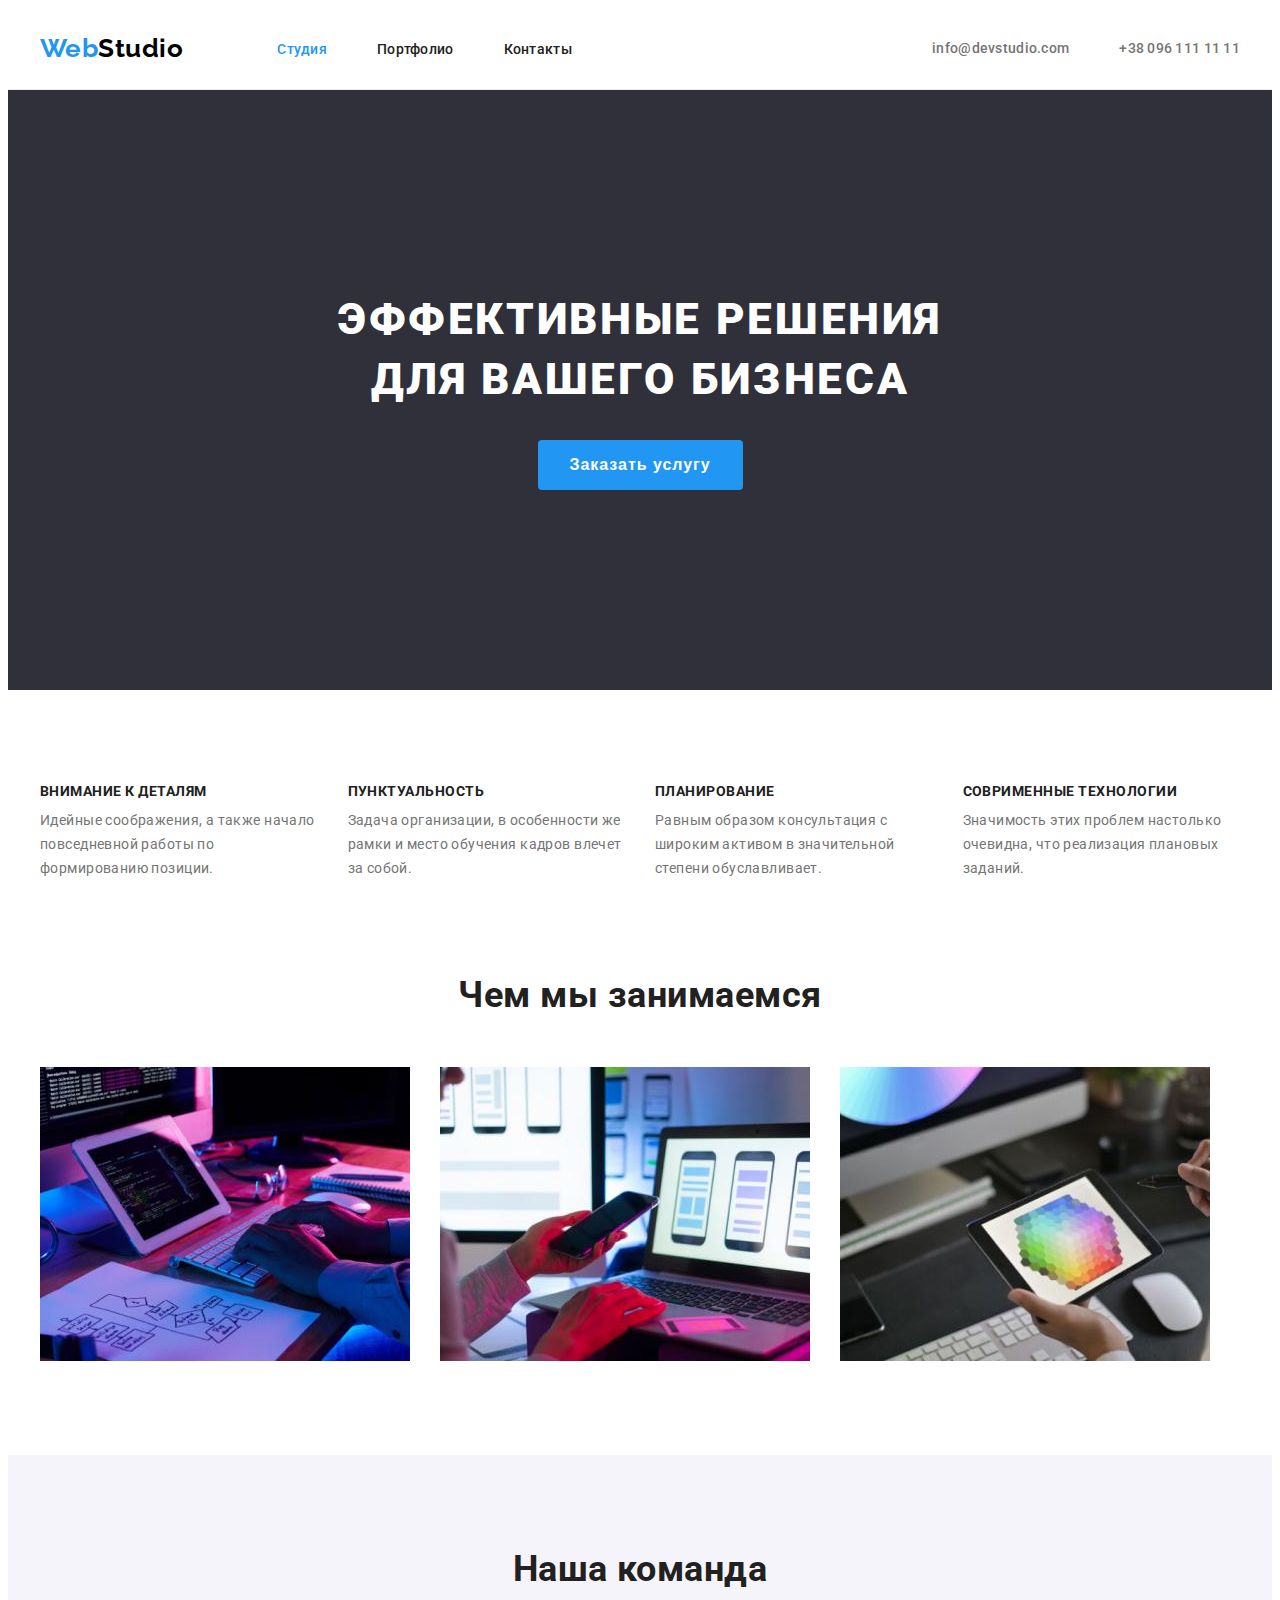
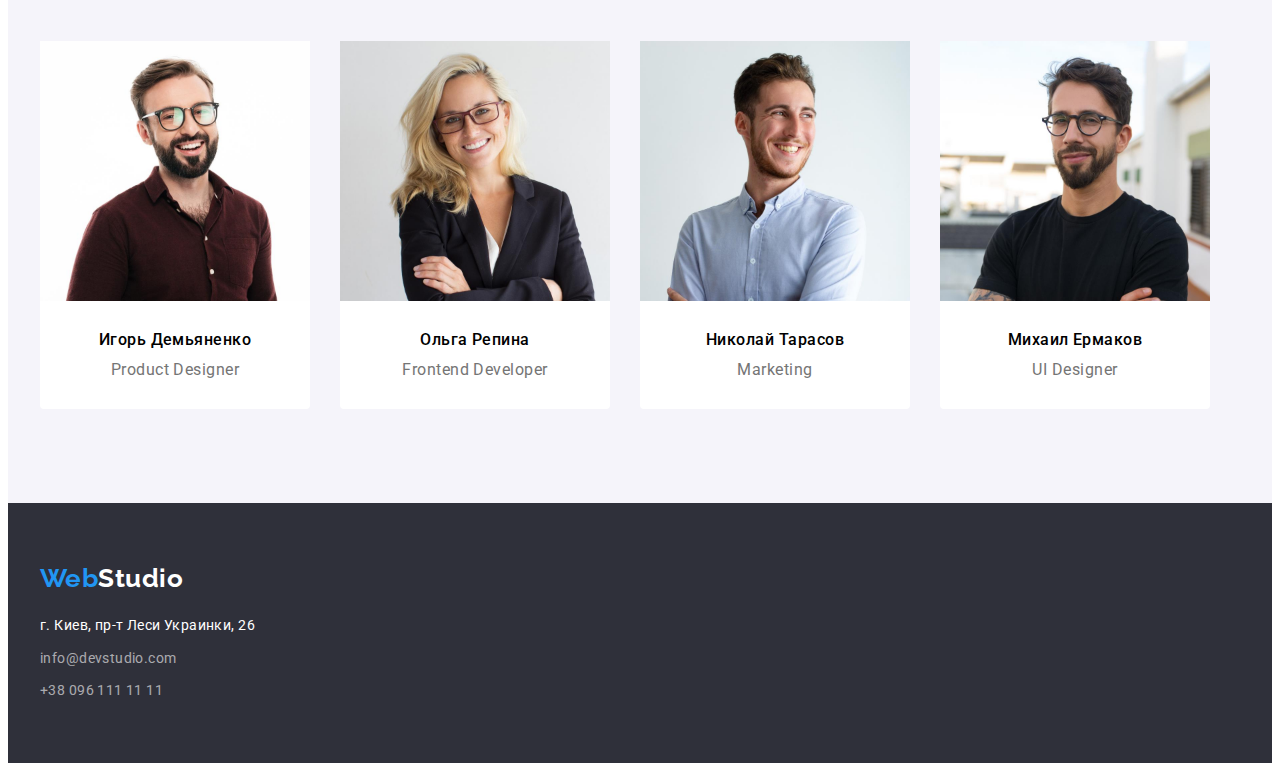
<file: index.html>
<!DOCTYPE html>
<html lang="ru">

<head>
  <meta charset="UTF-8" />
  <meta http-equiv="X-UA-Compatible" content="IE=edge" />
  <meta name="viewport" content="width=device-width, initial-scale=1.0" />
  <link rel="preconnect" href="https://fonts.googleapis.com">
  <link rel="preconnect" href="https://fonts.gstatic.com" crossorigin>
  <link href="https://fonts.googleapis.com/css2?family=Raleway:wght@700&family=Roboto:wght@400;500;700;900&display=swap"
    rel="stylesheet">
  <link rel="stylesheet" href="https://cdnjs.cloudflare.com/ajax/libs/modern-normalize/1.1.0/modern-normalize.min.css"
    integrity="sha512-wpPYUAdjBVSE4KJnH1VR1HeZfpl1ub8YT/NKx4PuQ5NmX2tKuGu6U/JRp5y+Y8XG2tV+wKQpNHVUX03MfMFn9Q=="
    crossorigin="anonymous" referrerpolicy="no-referrer" />
  <link rel="stylesheet" href="./css/styles.css" />
  <title>WebStudio</title>
</head>

<body>
  <!-- Шапка страницы -->
  <header class="header">
    <div class="container header-navigation">
      <a href="./index.html" class="logo">Web<samp class="logo-header">Studio</samp></a>
      <!-- Навигация на другие страницы -->
      <nav>
        <ul class="navigation">
          <li class="item"><a href="./index.html" class="link current">Студия</a></li>
          <li class="item"><a href="./portfolio.html" class="link">Портфолио</a></li>
          <li class="item"><a href="" class="link">Контакты</a></li>
        </ul>
      </nav>
      <ul class="contact">
        <li class="contacto"><a href="mailto:info@devstudio.com" class="link-cont">info@devstudio.com</a></li>
        <li class="contacto"><a href="tel:+380961111111" class="link-cont">+38 096 111 11 11</a></li>
      </ul>
    </div>
  </header>
  <!-- секция 1 -->
  <main>
    <section class="hero">
      <div class="container">
        <h1 class="hero-text">
          Эффективные решения <br />
          для вашего бизнеса
        </h1>
        <button type="button" class="button">Заказать услугу</button>
      </div>
    </section>
    <!-- секция 2 -->
    <section class="section">
      <div class="container">
        <h2 hidden>Наши преимущества</h2>
        <ul class="benefits list">
          <li class="benefits-item">
            <h3 class="benefits-title">ВНИМАНИЕ К ДЕТАЛЯМ</h3>
            <p class="benefits-title-text">
              Идейные соображения, а также начало повседневной работы по
              формированию позиции.
            </p>
          </li>
          <li class="benefits-item">
            <h3 class="benefits-title">ПУНКТУАЛЬНОСТЬ</h3>
            <p class="benefits-title-text">
              Задача организации, в особенности же рамки и место обучения кадров
              влечет за собой.
            </p>
          </li>
          <li class="benefits-item">
            <h3 class="benefits-title">ПЛАНИРОВАНИЕ</h3>
            <p class="benefits-title-text">
              Равным образом консультация с широким активом в значительной
              степени обуславливает.
            </p>
          </li>
          <li class="benefits-item">
            <h3 class="benefits-title">СОВРИМЕННЫЕ ТЕХНОЛОГИИ</h3>
            <p class="benefits-title-text">
              Значимость этих проблем настолько очевидна, что реализация
              плановых заданий.
            </p>
          </li>
        </ul>
      </div>
    </section>
    <!-- секция 3 -->
    <section class="work">
      <div class="container">
        <h2 class="section-title-work">Чем мы занимаемся</h2>
        <ul class="work-list list">
          <li class="wokr-item">
            <img src="./images/box_1.jpg" alt="набираем на клавиатуре" width="370" height="294" />
          </li>
          <li class="wokr-item">
            <img src="./images/box_2.jpg" alt="набираем на телефоне" width="370" height="294" />
          </li>
          <li class="wokr-item">
            <img src="./images/box_3.jpg" alt="набираем на планшете" width="370" height="294" />
          </li>
        </ul>
      </div>
    </section>
    <!-- секция 4 -->
    <section class="section team">
      <div class="container">
        <h2 class="section-title-team">Наша команда</h2>
        <ul class="team-list list">
          <li class="card">
            <img class="img" src="./images/img_1.jpg" alt="Игорь Демьяненко" width="270" height="260" />
            <div class="card-centri">
              <h3 class="section-title">Игорь Демьяненко</h3>
              <p class="profethion" lang="en">Product Designer</p>
            </div>
          </li>
          <li class="card">
            <img class="img" src="./images/img_2.jpg" alt="Ольга Репина" width="270" height="260" />
            <div class="card-centri">
              <h3 class="section-title">Ольга Репина</h3>
              <p class="profethion" lang="en">Frontend Developer</p>
            </div>
          </li>
          <li class="card">
            <img class="img" src="./images/img_3.jpg" alt="Николай Тарасов" width="270" height="260" />
            <div class="card-centri">
              <h3 class="section-title">Николай Тарасов</h3>
              <p class="profethion" lang="en">Marketing</p>
            </div>
          </li>
          <li class="card">
            <img class="img" src="./images/img_4.jpg" alt="Михаил Ермаков" width="270" height="260" />
            <div class="card-centri">
              <h3 class="section-title">Михаил Ермаков</h3>
              <p class="profethion" lang="en">UI Designer</p>
            </div>
          </li>
        </ul>
      </div>
    </section>
  </main>
  <footer class="footer-color">
    <div class="container">
      <a href="./index.html" class="logo-titel logo">Web<samp class="logo-footer">Studio</samp></a>
      <address>
        <p class="address address-footer">г. Киев, пр-т Леси Украинки, 26</p>
        <ul class="address-list list">
          <li class="address-item"><a href="mailto:info@devstudio.com" class="address-contact">info@devstudio.com</a>
          </li>
          <li><a href="tel:+380961111111" class="address-contact">+38 096 111 11 11</a></li>
        </ul>
      </address>
    </div>
  </footer>
</body>

</html>
</file>
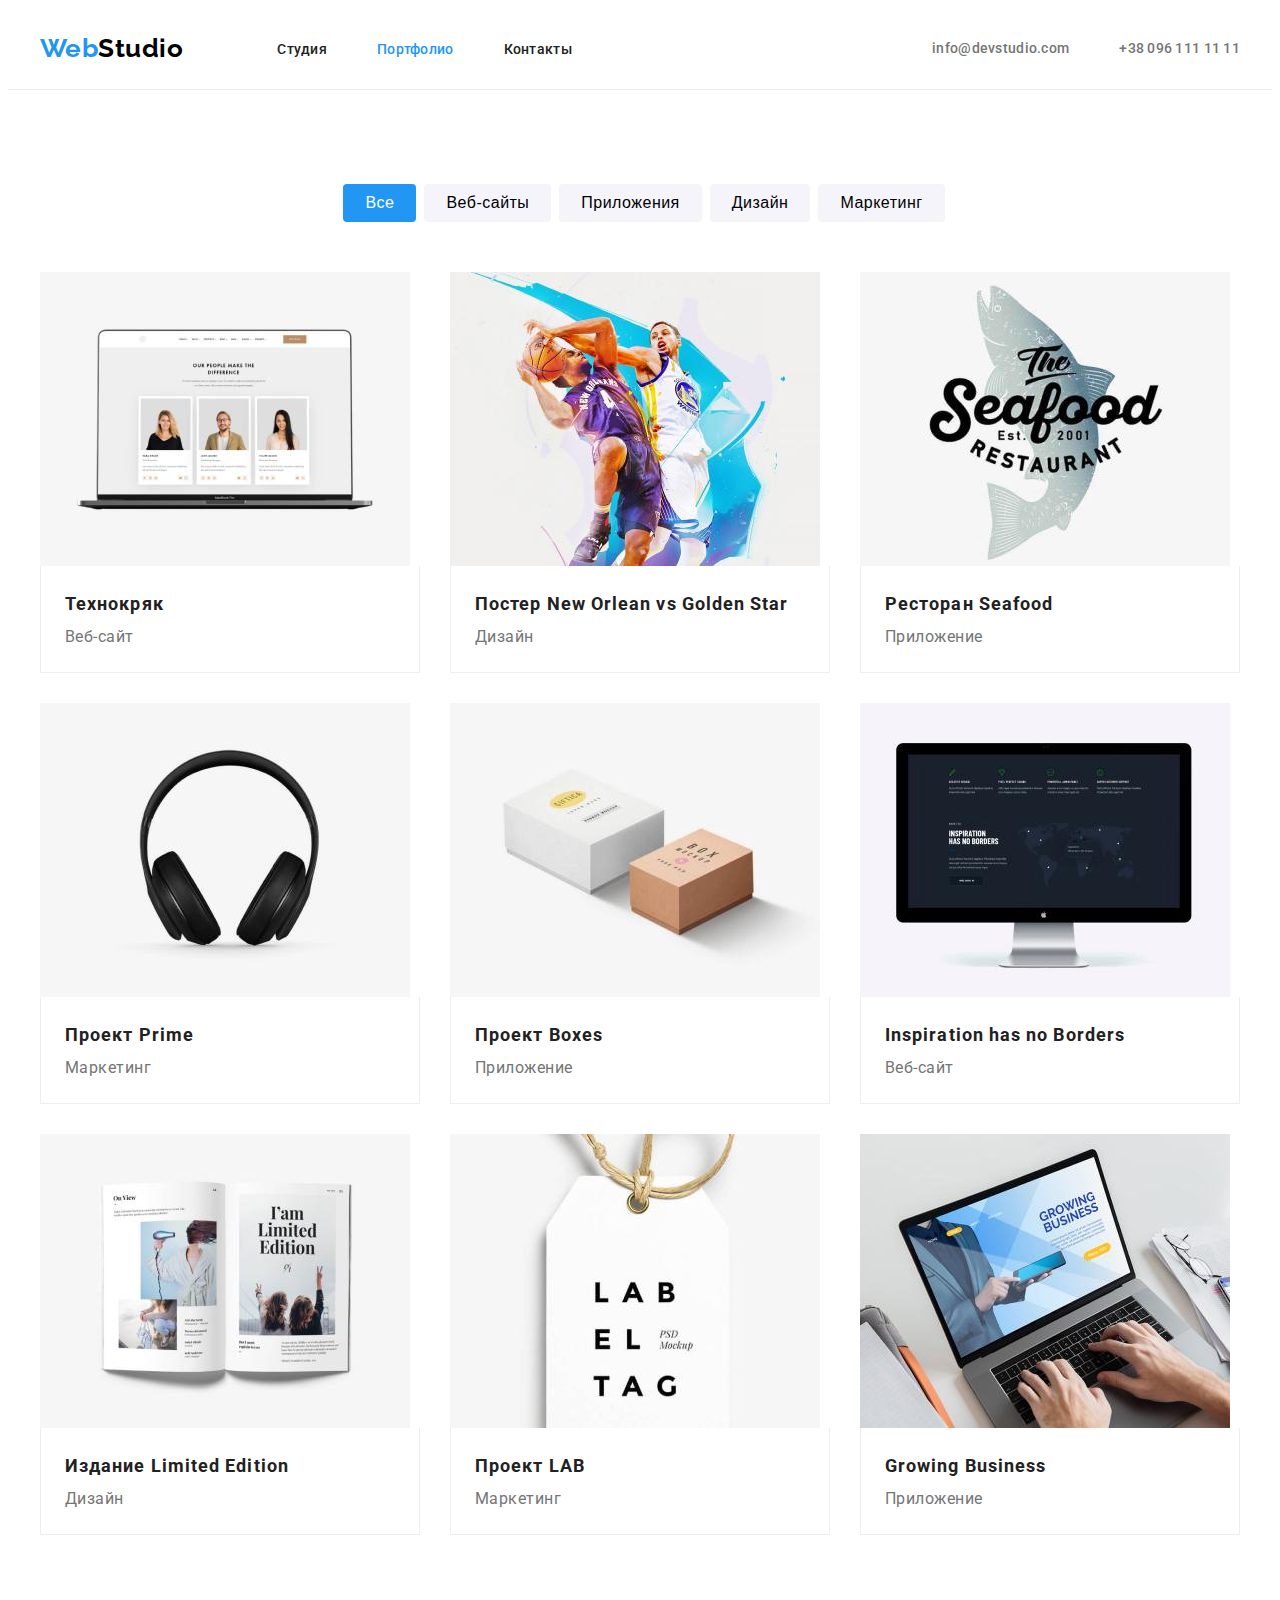
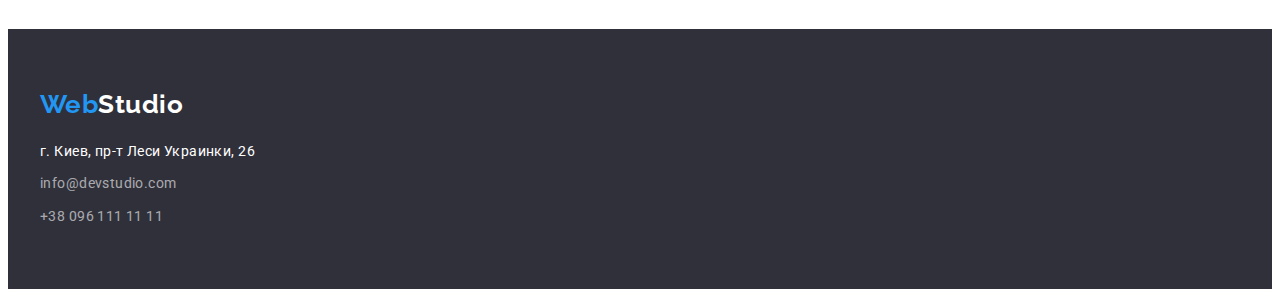
<file: portfolio.html>
<!DOCTYPE html>
<html lang="en">

<head>
  <meta charset="UTF-8" />
  <meta http-equiv="X-UA-Compatible" content="IE=edge" />
  <meta name="viewport" content="width=device-width, initial-scale=1.0" />
  <link rel="preconnect" href="https://fonts.googleapis.com">
  <link rel="preconnect" href="https://fonts.gstatic.com" crossorigin>
  <link href="https://fonts.googleapis.com/css2?family=Raleway:wght@700&family=Roboto:wght@400;500;700;900&display=swap"
    rel="stylesheet">
  <link rel="stylesheet" href="https://cdnjs.cloudflare.com/ajax/libs/modern-normalize/1.1.0/modern-normalize.min.css"
    integrity="sha512-wpPYUAdjBVSE4KJnH1VR1HeZfpl1ub8YT/NKx4PuQ5NmX2tKuGu6U/JRp5y+Y8XG2tV+wKQpNHVUX03MfMFn9Q=="
    crossorigin="anonymous" referrerpolicy="no-referrer" />
  <link rel="stylesheet" href="./css/styles.css" />
  <title>Document</title>
</head>

<body>
  <!-- Шапка страницы -->
  <header class="header">
    <div class="container header-navigation">
      <a href="./index.html" class="logo">Web<samp class="logo-header">Studio</samp></a>
      <!-- Навигация на другие страницы -->
      <nav>
        <ul class="navigation">
          <li class="item"><a href="./index.html" class="link">Студия</a></li>
          <li class="item"><a href="./portfolio.html" class="link current">Портфолио</a></li>
          <li class="item"><a href="" class="link">Контакты</a></li>
        </ul>
      </nav>
      <ul class="contact">
        <li class="contacto"><a href="mailto:info@devstudio.com" class="link-cont">info@devstudio.com</a></li>
        <li class="contacto"><a href="tel:+380961111111" class="link-cont">+38 096 111 11 11</a></li>
      </ul>
    </div>
  </header>
  <main>
    <section class="section">
      <div class="container">
        <h1 hidden>Portfolio</h1>
        <ul class="nav list">
          <li class="nav-item"><button type="button" class="nav-button current">Все</button></li>
          <li class="nav-item"><button type="button" class="nav-button">Веб-сайты</button></li>
          <li class="nav-item"><button type="button" class="nav-button">Приложения</button></li>
          <li class="nav-item"><button type="button" class="nav-button">Дизайн</button></li>
          <li class="nav-item"><button type="button" class="nav-button">Маркетинг</button></li>
        </ul>
        <ul class="tabl list">
          <li class="tabl-item">
            <img src="./images/img1.jpg" alt="ноутбук">
            <div class="tabl-box">
              <h2 class=" text-foto">Технокряк</h2>
              <p class="tabl-text">Веб-сайт</p>
            </div>
          </li>
          <li class="tabl-item">
            <img src="./images/img2.jpg" alt="бросают мяч">
            <div class="tabl-box">
              <h2 class=" text-foto">Постер New Orlean vs Golden Star</h2>
              <p class="tabl-text">Дизайн</p>
            </div>
          </li>
          <li class="tabl-item">
            <img src="./images/img3.jpg" alt="вывеска ресторана">
            <div class="tabl-box">
              <h2 class=" text-foto">Ресторан Seafood</h2>
              <p class="tabl-text">Приложение</p>
            </div>
          </li>
          <li class="tabl-item">
            <img src="./images/img4.jpg" alt="наушники">
            <div class="tabl-box">
              <h2 class=" text-foto">Проект Prime</h2>
              <p class="tabl-text">Маркетинг</p>
            </div>
          </li>
          <li class="tabl-item">
            <img src="./images/img5.jpg" alt="две коробки">
            <div class="tabl-box">
              <h2 class=" text-foto">Проект Boxes</h2>
              <p class="tabl-text">Приложение</p>
            </div>
          </li>
          <li class="tabl-item">
            <img src="./images/img6.jpg" alt="монитор">
            <div class="tabl-box">
              <h2 class=" text-foto">Inspiration has no Borders</h2>
              <p class="tabl-text">Веб-сайт</p>
            </div>
          </li>
          <li class="tabl-item">
            <img src="./images/img7.jpg" alt="журнал">
            <div class="tabl-box">
              <h2 class=" text-foto">Издание Limited Edition</h2>
              <p class="tabl-text">Дизайн</p>
            </div>
          </li>
          <li class="tabl-item">
            <img src="./images/img8.jpg" alt="бирка">
            <div class="tabl-box">
              <h2 class=" text-foto">Проект LAB</h2>
              <p class="tabl-text">Маркетинг</p>
            </div>
          </li>
          <li class="tabl-item">
            <img src="./images/img9.jpg" alt="печатают на клавиатуре">
            <div class="tabl-box">
              <h2 class=" text-foto">Growing Business</h2>
              <p class="tabl-text">Приложение</p>
            </div>
          </li>
        </ul>
      </div>
    </section>
  </main>
  <footer class="footer-color">
    <div class="container">
      <a href="./index.html" class="logo-titel logo">Web<samp class="logo-footer">Studio</samp></a>
      <address>
        <p class="address address-footer">г. Киев, пр-т Леси Украинки, 26</p>
        <ul class="address-list list">
          <li class="address-item"><a href="mailto:info@devstudio.com" class="address-contact">info@devstudio.com</a>
          </li>
          <li><a href="tel:+380961111111" class="address-contact">+38 096 111 11 11</a></li>
        </ul>
      </address>
    </div>
  </footer>
</body>

</html>
</file>
<file: css/styles.css>
:root {
  --primary-text-color: #757575;
  --title-text-color: #212121;
  --accent-color: #2196f3;
  --logo-text-header-color: #000000;
  --logo-text-footer-color: #ffffff;
  --nav-button-color: #f5f4fa;
}
.list {
  list-style: none;
}
li {
  list-style-type: none;
}
body {
  background-color: var(--logo-text-footer-color);
  color: var(--primary-text-color);
  font-family: Roboto, sans-serif;
  letter-spacing: 0.03em;
}
h1,
h2,
h3,
h4,
h5,
h6,
p,
ul {
  margin: 0;
  padding: 0;
}
img {
  display: block;
  max-width: 100%;
  height: auto;
}
.section {
  padding-top: 94px;
  padding-bottom: 94px;
}
.logo {
  padding-top: 25px;
  padding-bottom: 25px;
  font-family: Raleway;
  font-weight: 700;
  font-size: 26px;
  line-height: 1.19;
  text-decoration: none;
  margin-right: 94px;
  color: var(--accent-color);
}
.logo-header {
  color: var(--logo-text-header-color);
  font-family: Raleway;
}
.logo-footer {
  color: var(--logo-text-footer-color);
  font-family: Raleway;
}
.navigation {
  display: flex;
  padding-inline-start: 0px;
}
.item {
  margin-right: 50px;
}
.item:last-child {
  margin-right: 0px;
}
.navigation .link {
  list-style-type: none;
  color: var(--title-text-color);
  font-weight: 500;
  font-size: 14px;
  line-height: 1.14;
  letter-spacing: 0.02em;
  text-decoration: none;
  padding-top: 25px;
  padding-bottom: 25px;
}
.navigation .link.current {
  color: var(--accent-color);
}
.nav-button.current {
  background-color: var(--accent-color);
  color: var(--logo-text-footer-color);
}
.navigation .link:hover,
.navigation .link:focus,
.contact .link-cont:hover,
.contact .link-cont:focus {
  color: var(--accent-color);
}
.contact {
  display: flex;
  margin-left: auto;
}

.contact .link-cont {
  color: var(--primary-text-color);
  display: block;
  padding-top: 32px;
  padding-bottom: 32px;
  font-weight: 500;
  font-size: 14px;
  line-height: 16px;
  letter-spacing: 0.02em;
  text-decoration: none;
}
.contacto {
  margin-left: 50px;
}
.container {
  width: 1200px;
  padding-left: 15px;
  padding-right: 15px;
  margin: 0 auto;
}
.header {
  border-bottom: 1px solid #ececec;
}
.header-navigation {
  display: flex;
  align-items: center;
}
/* section */
.hero {
  padding-top: 200px;
  padding-bottom: 200px;
  background-color: #2f303a;
}
.hero .container {
  display: flex;
  flex-direction: column;
  align-items: center;
}
.hero-text {
  font-weight: 900;
  font-size: 44px;
  line-height: 1.36;
  text-align: center;
  letter-spacing: 0.06em;
  text-transform: uppercase;
  margin-bottom: 30px;
  background-color: #2f303a;
  color: var(--logo-text-footer-color);
}
/* преимущества */
.benefits {
  display: flex;
  margin-left: -30px;
  margin-top: -30px;
}
.section-team {
  background-color: #f5f4fa;
}
.benefits-item {
  flex-basis: calc(100% / 4 - 30px);
  margin-left: 30px;
  margin-top: 30px;
}
.benefits-title {
  margin-bottom: 10px;
  font-weight: 700;
  font-size: 14px;
  line-height: 1.14;
  color: var(--title-text-color);
}
.benefits-title-text {
  font-size: 14px;
  line-height: 1.71;
  letter-spacing: 0.03em;
}

.button {
  font-style: 500;
  font-weight: 700;
  background-color: var(--accent-color);
  color: var(--logo-text-footer-color);
  font-size: 16px;
  line-height: 1.87;
  display: flex;
  align-items: center;
  text-align: center;
  letter-spacing: 0.06em;
  cursor: pointer;
  border-radius: 4px;
  border: 0px;
  padding: 10px 32px;
}
.button:hover {
  background-color: #188ce8;
}

/* работа */
.work {
  padding-bottom: 94px;
}
.work-list {
  display: flex;
}
.wokr-item:not(:last-child) {
  margin-right: 30px;
}
.team {
  background-color: #f5f4fa;
}
.section-title-work {
  margin-bottom: 50px;
  font-size: 36px;
  line-height: 1.16;
  text-align: center;
  color: var(--title-text-color);
}
/* команда */
.section-title-team {
  font-weight: 700;
  margin-bottom: 50px;
  font-size: 36px;
  line-height: 1.16;
  text-align: center;
  color: var(--title-text-color);
}
.card:not(:last-child) {
  margin-right: 30px;
}
.card {
  padding-bottom: 30px;
  background-color: var(--logo-text-footer-color);
  border-radius: 0px 0px 4px 4px;
}
.card:last-child {
  margin-right: 0px;
}
.profethion {
}
.team-list {
  display: flex;
}
.img {
  display: block;
  max-width: 100%;
  height: auto;
  margin-bottom: 30px;
}
.card-centri {
  display: flex;
  flex-direction: column;
  align-items: center;
}
.section-title {
  margin-bottom: 10px;
  font-weight: 500;
  font-size: 16px;
  line-height: 1.18;
  color: var(--logo-text-header-color);
}
.footer-color {
  padding-top: 60px;
  padding-bottom: 60px;
  background-color: #2f303a;
}
.logo-titel {
  padding: 0;
  display: block;
  margin-bottom: 20px;
}
.address {
  font-size: 14px;
  line-height: 1.71;
  letter-spacing: 0.03em;
  color: var(--logo-text-footer-color);
  text-decoration: none;
  font-style: normal;
}
.address-footer {
  margin-bottom: 9px;
}
.address-item {
  margin-bottom: 9px;
}
.address-contact {
  font-size: 14px;
  line-height: 1.71;
  letter-spacing: 0.03em;
  color: rgba(255, 255, 255, 0.6);
  text-decoration: none;
  font-style: normal;
}

.address-contact:hover,
.address-contact:focus {
  color: var(--accent-color);
}

/* Portfolio */

.nav {
  color: var(--title-text-color);
}
.nav {
  display: flex;
  justify-content: center;
  margin-bottom: 50px;
}
.nav-button {
  padding: 6px 22px;
  background-color: var(--nav-button-color);
  font-weight: 500;
  font-size: 16px;
  line-height: 1.62;
  text-align: center;
  letter-spacing: 0.03em;
  cursor: pointer;
  border: 0px;
  border-radius: 4px;
}
.nav-button:hover,
.nav-button:focus {
  color: var(--logo-text-footer-color);
  background-color: var(--accent-color);
}
.nav .nav-item {
  margin-left: 8px;
}
.tabl {
  display: flex;
  flex-wrap: wrap;
  margin-bottom: -30px;
  margin-right: -30px;
}
.tabl-item {
  flex-basis: calc(100% / 3 - 30px);
  margin-right: 30px;
  margin-bottom: 30px;
}
.text-foto {
  font-weight: 700px;
  font-size: 18px;
  line-height: 2;
  letter-spacing: 0.06em;
  color: var(--title-text-color);
}
.tabl-box {
  padding: 20px 24px;
  border: 1px solid #eeeeee;
  border-top: none;
}
.tabl-text {
  font-size: 16px;
  line-height: 1.87;
  letter-spacing: 0.03em;
  color: var(--primary-text-color);
}
</file>
